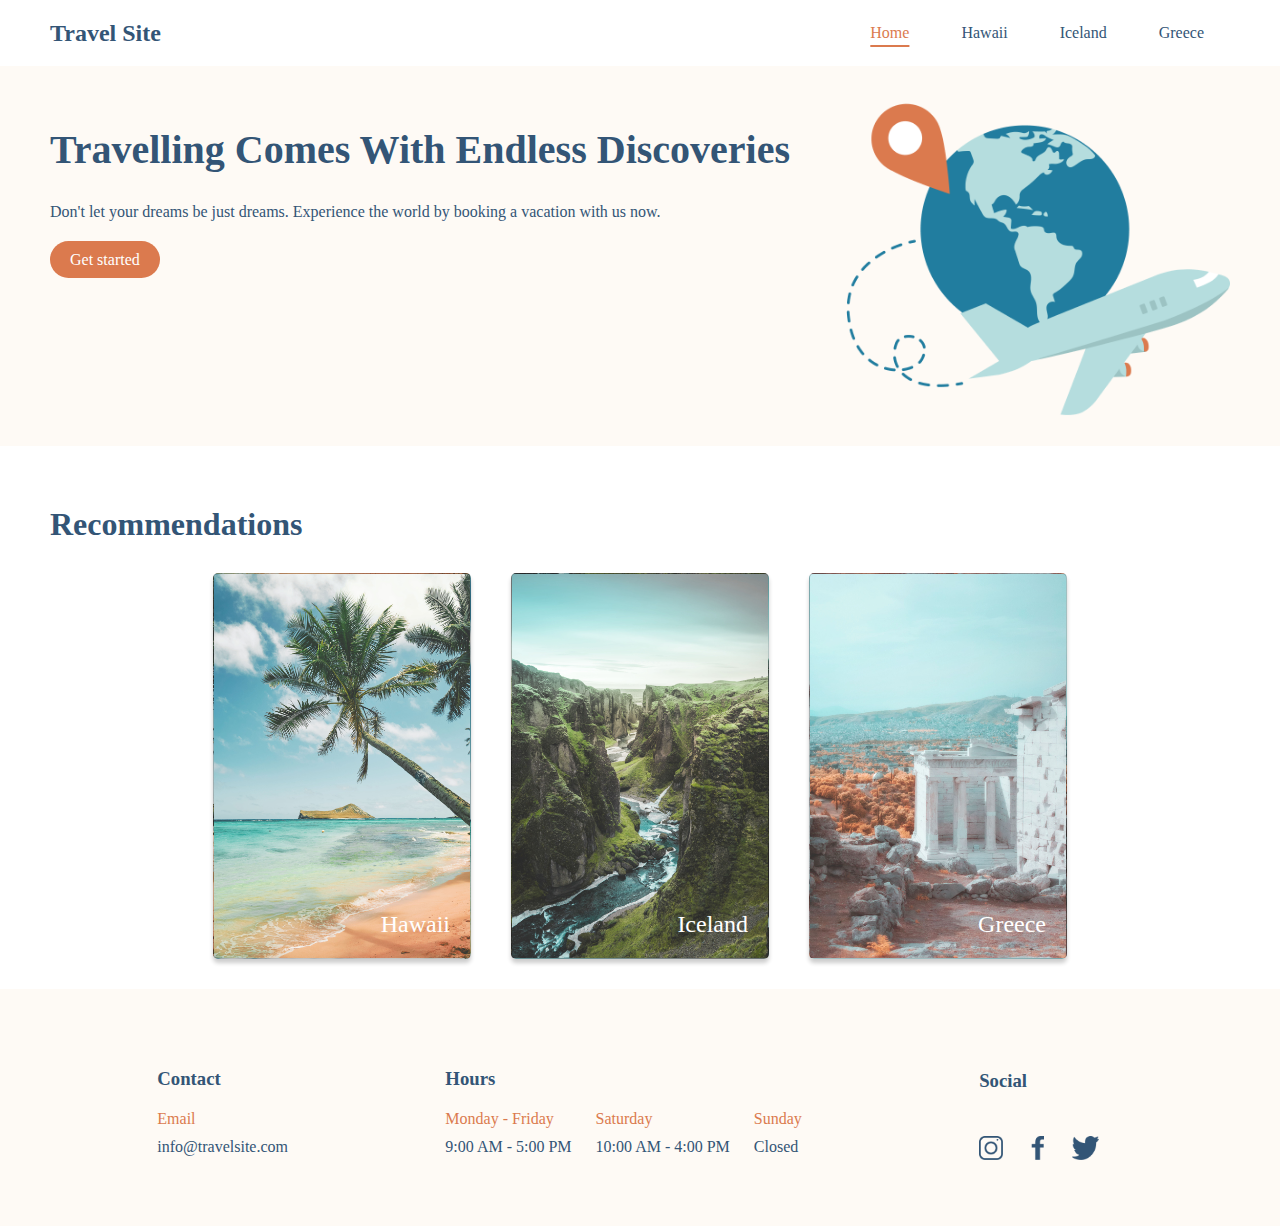
<file: index.html>
<!DOCTYPE html>
<html lang="en">
<head>
    <meta charset="UTF-8">
    <meta name="viewport" content="width=device-width, initial-scale=1.0">
    <title>Travel Site</title>
    <link rel="stylesheet" href="css/global.css">
    <link rel="stylesheet" href="css/main.css">
</head>
<body>
    <header class="navbar">
        <h2 class="logo">
            <a href="index.html">Travel Site</a>
        </h2>
        <nav>
            <ul>
                <li><a href="index.html" class="navbar--active">Home</a></li>
                <li><a href="pages/hawaii.html">Hawaii</a></li>
                <li><a href="pages/iceland.html">Iceland</a></li>
                <li><a href="pages/greece.html">Greece</a></li>
            </ul>
        </nav>
    </header>

    <main>
        <section class="hero">
            <div class="hero-content">
                <h1>Travelling Comes With Endless Discoveries</h1>
                <p>Don't let your dreams be just dreams. Experience the world by booking a vacation with us now.</p>
                <a href="" class="btn__start">Get started</a>
            </div>
            <img src="assets/images/hero.png" alt="Travel Hero Image">
        </section>

        <section class="recommendations">
            <h2 class="recommendations__title">Recommendations</h2>
            <div class="recommendation__cards">
                <a href="./pages/hawaii.html">
                    <div class="card" style="background-image: url('assets/images/hawaii.jpg');">
                        <div class="destination__name">Hawaii</div>
                    </div>
                </a>
                <a href="./pages/iceland.html">
                    <div class="card" style="background-image: url('assets/images/iceland.jpg');">
                        <div class="destination__name">Iceland</div>
                    </div>
                </a>
                <a href="./pages/greece.html">
                    <div class="card" style="background-image: url('assets/images/greece.jpg');">
                        <div class="destination__name">Greece</div>
                    </div>
                </a>
            </div>
        </section>
    </main>

    <footer>
        <div class="footer__section">
            <h3>Contact</h3>
            <div class="footer__subtitle">
                Email
            </div>
            <div class="footer-text">
                <p>info@travelsite.com</p>
            </div>
        </div>
        <div class="footer__section">
            <h3>Hours</h3>
            <div class="footer__hours">
                <div class="footer__subtitle">
                    Monday - Friday
                </div>
                <div class="footer-text">
                    <p>9:00 AM - 5:00 PM</p>
                </div>
            </div>
            <div class="footer__hours">
                <div class="footer__subtitle">
                    Saturday
                </div>
                <div class="footer-text">
                    <p>10:00 AM - 4:00 PM</p>
                </div>
            </div>
            <div class="footer__hours">
                <div class="footer__subtitle">
                    Sunday
                </div>
                <div class="footer-text">
                    <p>Closed</p>
                </div>
            </div>
        </div>
        <div class="footer__section">
            <h3>Social</h3>
            <a href="https://instagram.com"><img src="./assets/icons/icon-instagram.png" alt="Instagram"></a>
            <a href="https://facebook.com"><img src="./assets/icons/icon-facebook.png" alt="Facebook"></a>
            <a href="https://twitter.com"><img src="./assets/icons/icon-twitter.png" alt="Twitter"></a>
        </div>
    </footer>
</body>
</html>
</file>
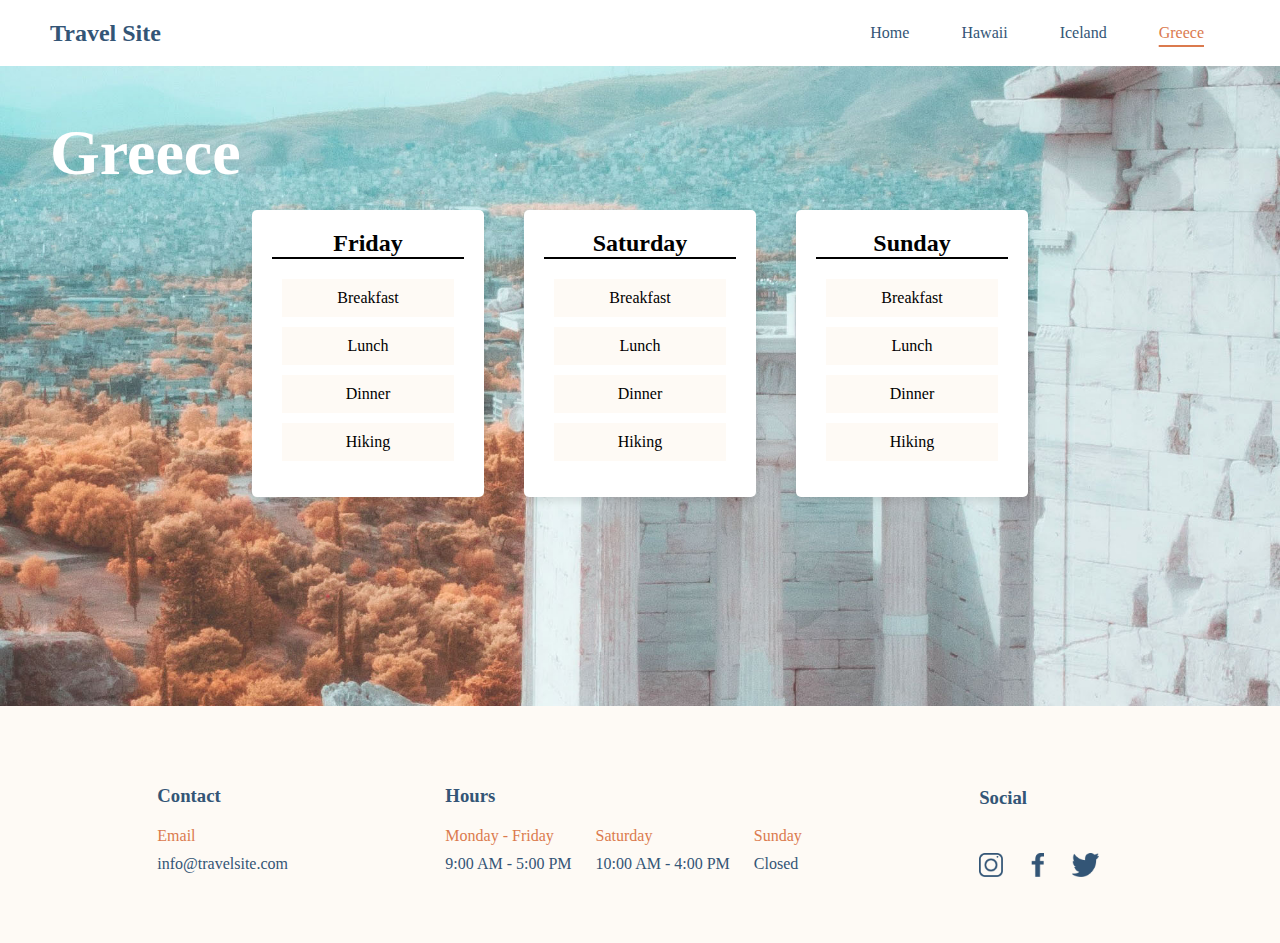
<file: pages/greece.html>
<!DOCTYPE html>
<html lang="en">
<head>
    <meta charset="UTF-8">
    <meta name="viewport" content="width=device-width, initial-scale=1.0">
    <title>Greece - Travel Site</title>
    <link rel="stylesheet" href="../css/global.css">
    <link rel="stylesheet" href="../css/destinations.css">
</head>
<body>
    <header class="navbar">
        <h2 class="logo">
            <a href="../index.html">Travel Site</a>
        </h2>
        <nav>
            <ul>
                <li><a href="../index.html">Home</a></li>
                <li><a href="../pages/hawaii.html">Hawaii</a></li>
                <li><a href="../pages/iceland.html">Iceland</a></li>
                <li><a href="../pages/greece.html" class="navbar--active">Greece</a></li>
            </ul>
        </nav>
    </header>

    <main class="destination" style="background-image: url('../assets/images/greece.jpg');">
        <h1 class="destination__title">Greece</h1>
        <section class="itinerary">
            <div class="day">
                <h2>Friday</h2>
                <ul>
                    <li>Breakfast</li>
                    <li>Lunch</li>
                    <li>Dinner</li>
                    <li>Hiking</li>
                </ul>
            </div>
            <div class="day">
                <h2>Saturday</h2>
                <ul>
                    <li>Breakfast</li>
                    <li>Lunch</li>
                    <li>Dinner</li>
                    <li>Hiking</li>
                </ul>
            </div>
            <div class="day">
                <h2>Sunday</h2>
                <ul>
                    <li>Breakfast</li>
                    <li>Lunch</li>
                    <li>Dinner</li>
                    <li>Hiking</li>
                </ul>
            </div>
        </section>
    </main>
    <footer>
        <div class="footer__section">
            <h3>Contact</h3>
            <div class="footer__subtitle">
                Email
            </div>
            <div class="footer-text">
                <p>info@travelsite.com</p>
            </div>
        </div>
        <div class="footer__section">
            <h3>Hours</h3>
            <div class="footer__hours">
                <div class="footer__subtitle">
                    Monday - Friday
                </div>
                <div class="footer-text">
                    <p>9:00 AM - 5:00 PM</p>
                </div>
            </div>
            <div class="footer__hours">
                <div class="footer__subtitle">
                    Saturday
                </div>
                <div class="footer-text">
                    <p>10:00 AM - 4:00 PM</p>
                </div>
            </div>
            <div class="footer__hours">
                <div class="footer__subtitle">
                    Sunday
                </div>
                <div class="footer-text">
                    <p>Closed</p>
                </div>
            </div>
        </div>
        <div class="footer__section">
            <h3>Social</h3>
            <a href="https://instagram.com"><img src="../assets/icons/icon-instagram.png" alt="Instagram"></a>
            <a href="https://facebook.com"><img src="../assets/icons/icon-facebook.png" alt="Facebook"></a>
            <a href="https://twitter.com"><img src="../assets/icons/icon-twitter.png" alt="Twitter"></a>
        </div>
    </footer>
</body>
</html>
</file>
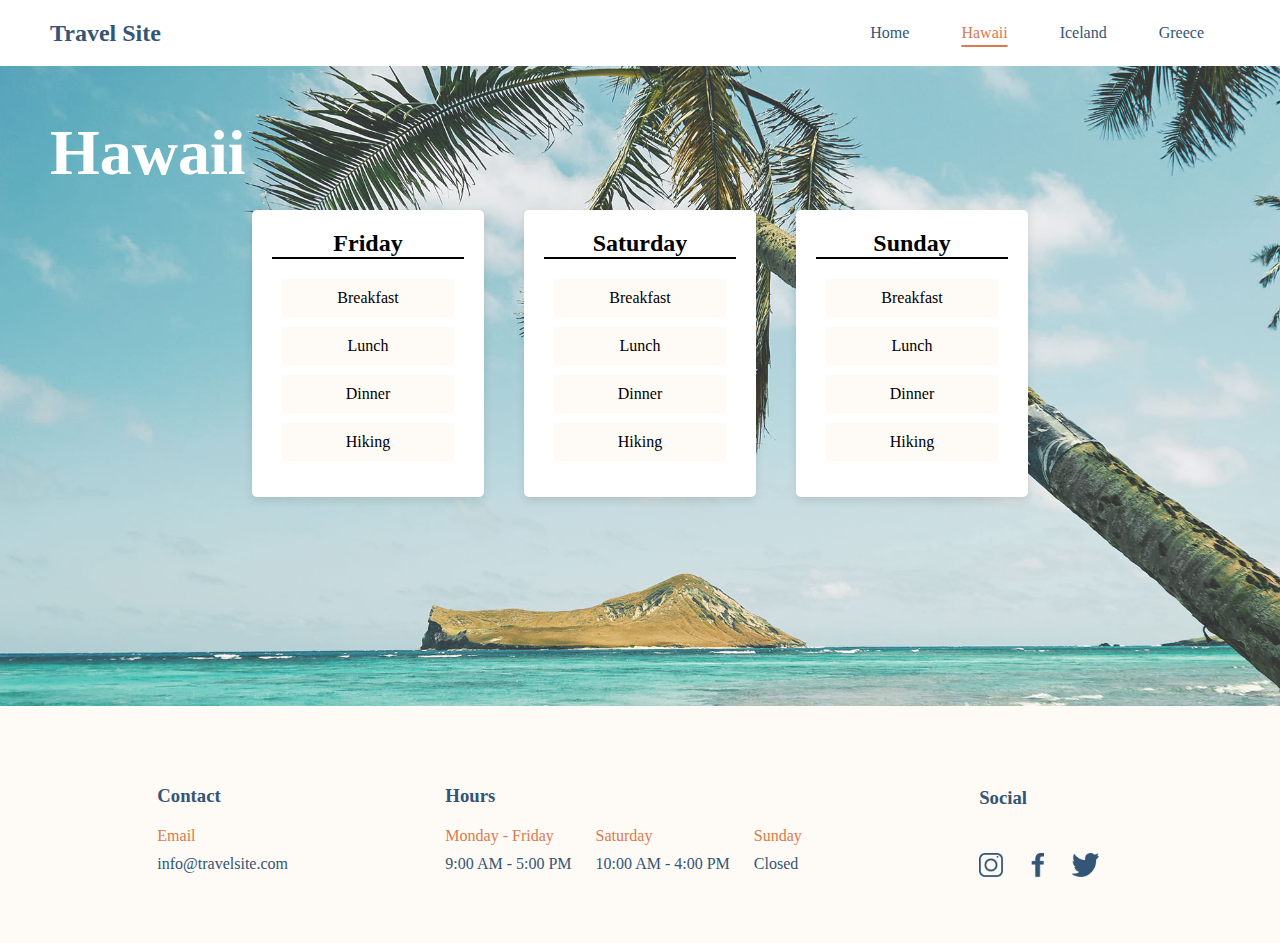
<file: pages/hawaii.html>
<!DOCTYPE html>
<html lang="en">
<head>
    <meta charset="UTF-8">
    <meta name="viewport" content="width=device-width, initial-scale=1.0">
    <title>Hawaii - Travel Site</title>
    <link rel="stylesheet" href="../css/global.css">
    <link rel="stylesheet" href="../css/destinations.css">
</head>
<body>
    <header class="navbar">
        <h2 class="logo">
            <a href="../index.html">Travel Site</a>
        </h2>
        <nav>
            <ul>
                <li><a href="../index.html">Home</a></li>
                <li><a href="../pages/hawaii.html" class="navbar--active">Hawaii</a></li>
                <li><a href="../pages/iceland.html">Iceland</a></li>
                <li><a href="../pages/greece.html">Greece</a></li>
            </ul>
        </nav>
    </header>

    <main class="destination" style="background-image: url('../assets/images/hawaii.jpg');">
        <h1 class="destination__title">Hawaii</h1>
        <section class="itinerary">
            <div class="day">
                <h2>Friday</h2>
                <ul>
                    <li>Breakfast</li>
                    <li>Lunch</li>
                    <li>Dinner</li>
                    <li>Hiking</li>
                </ul>
            </div>
            <div class="day">
                <h2>Saturday</h2>
                <ul>
                    <li>Breakfast</li>
                    <li>Lunch</li>
                    <li>Dinner</li>
                    <li>Hiking</li>
                </ul>
            </div>
            <div class="day">
                <h2>Sunday</h2>
                <ul>
                    <li>Breakfast</li>
                    <li>Lunch</li>
                    <li>Dinner</li>
                    <li>Hiking</li>
                </ul>
            </div>
        </section>
    </main>
    <footer>
        <div class="footer__section">
            <h3>Contact</h3>
            <div class="footer__subtitle">
                Email
            </div>
            <div class="footer-text">
                <p>info@travelsite.com</p>
            </div>
        </div>
        <div class="footer__section">
            <h3>Hours</h3>
            <div class="footer__hours">
                <div class="footer__subtitle">
                    Monday - Friday
                </div>
                <div class="footer-text">
                    <p>9:00 AM - 5:00 PM</p>
                </div>
            </div>
            <div class="footer__hours">
                <div class="footer__subtitle">
                    Saturday
                </div>
                <div class="footer-text">
                    <p>10:00 AM - 4:00 PM</p>
                </div>
            </div>
            <div class="footer__hours">
                <div class="footer__subtitle">
                    Sunday
                </div>
                <div class="footer-text">
                    <p>Closed</p>
                </div>
            </div>
        </div>
        <div class="footer__section">
            <h3>Social</h3>
            <a href="https://instagram.com"><img src="../assets/icons/icon-instagram.png" alt="Instagram"></a>
            <a href="https://facebook.com"><img src="../assets/icons/icon-facebook.png" alt="Facebook"></a>
            <a href="https://twitter.com"><img src="../assets/icons/icon-twitter.png" alt="Twitter"></a>
        </div>
    </footer>
</body>
</html>
</file>
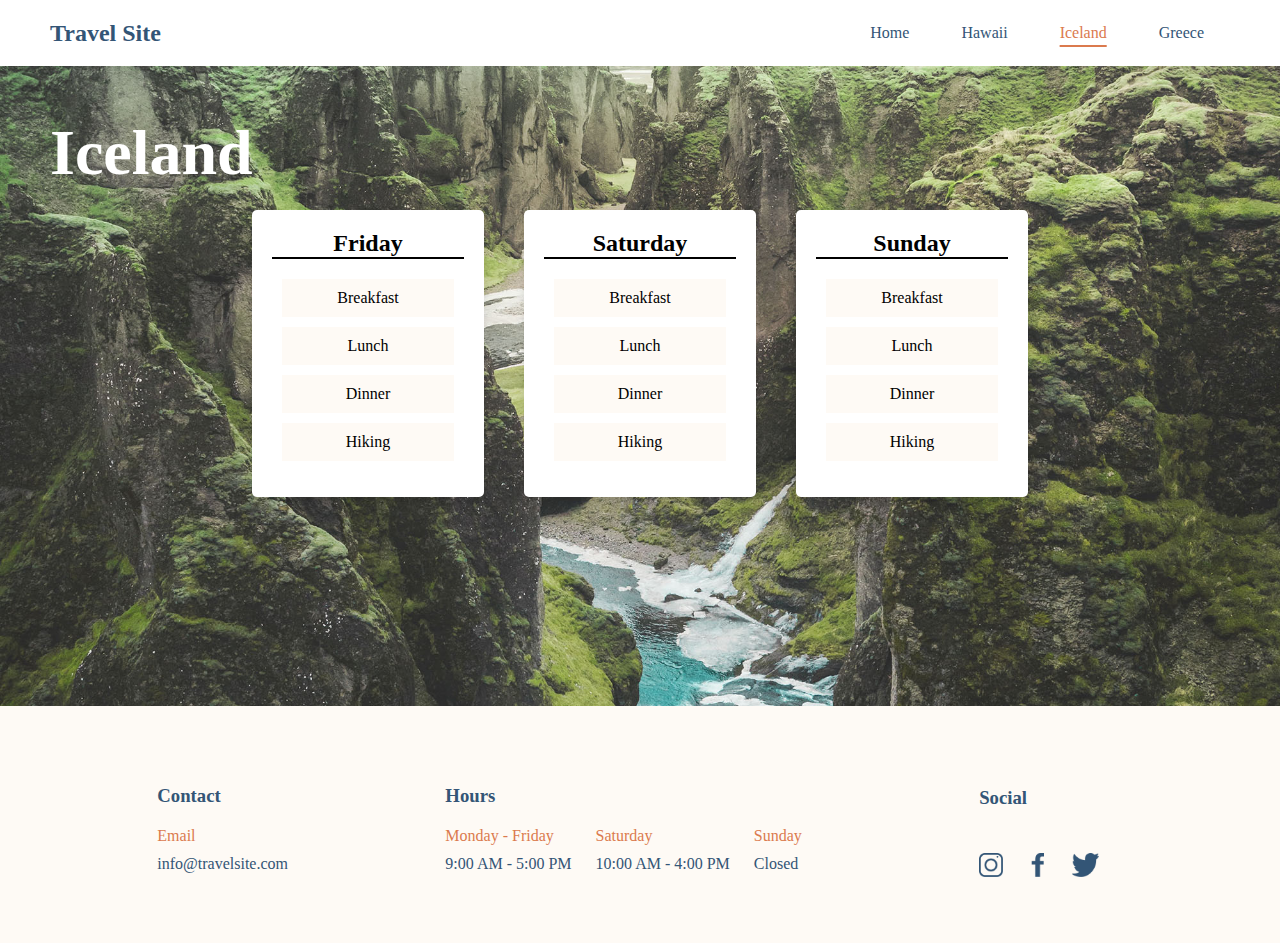
<file: pages/iceland.html>
<!DOCTYPE html>
<html lang="en">
<head>
    <meta charset="UTF-8">
    <meta name="viewport" content="width=device-width, initial-scale=1.0">
    <title>Iceland - Travel Site</title>
    <link rel="stylesheet" href="../css/global.css">
    <link rel="stylesheet" href="../css/destinations.css">
</head>
<body>
    <header class="navbar">
        <h2 class="logo">
            <a href="../index.html">Travel Site</a>
        </h2>
        <nav>
            <ul>
                <li><a href="../index.html">Home</a></li>
                <li><a href="../pages/hawaii.html">Hawaii</a></li>
                <li><a href="../pages/iceland.html" class="navbar--active">Iceland</a></li>
                <li><a href="../pages/greece.html">Greece</a></li>
            </ul>
        </nav>
    </header>

    <main class="destination" style="background-image: url('../assets/images/iceland.jpg');">
        <h1 class="destination__title">Iceland</h1>
        <section class="itinerary">
            <div class="day">
                <h2>Friday</h2>
                <ul>
                    <li>Breakfast</li>
                    <li>Lunch</li>
                    <li>Dinner</li>
                    <li>Hiking</li>
                </ul>
            </div>
            <div class="day">
                <h2>Saturday</h2>
                <ul>
                    <li>Breakfast</li>
                    <li>Lunch</li>
                    <li>Dinner</li>
                    <li>Hiking</li>
                </ul>
            </div>
            <div class="day">
                <h2>Sunday</h2>
                <ul>
                    <li>Breakfast</li>
                    <li>Lunch</li>
                    <li>Dinner</li>
                    <li>Hiking</li>
                </ul>
            </div>
        </section>
    </main>
    <footer>
        <div class="footer__section">
            <h3>Contact</h3>
            <div class="footer__subtitle">
                Email
            </div>
            <div class="footer-text">
                <p>info@travelsite.com</p>
            </div>
        </div>
        <div class="footer__section">
            <h3>Hours</h3>
            <div class="footer__hours">
                <div class="footer__subtitle">
                    Monday - Friday
                </div>
                <div class="footer-text">
                    <p>9:00 AM - 5:00 PM</p>
                </div>
            </div>
            <div class="footer__hours">
                <div class="footer__subtitle">
                    Saturday
                </div>
                <div class="footer-text">
                    <p>10:00 AM - 4:00 PM</p>
                </div>
            </div>
            <div class="footer__hours">
                <div class="footer__subtitle">
                    Sunday
                </div>
                <div class="footer-text">
                    <p>Closed</p>
                </div>
            </div>
        </div>
        <div class="footer__section">
            <h3>Social</h3>
            <a href="https://instagram.com"><img src="../assets/icons/icon-instagram.png" alt="Instagram"></a>
            <a href="https://facebook.com"><img src="../assets/icons/icon-facebook.png" alt="Facebook"></a>
            <a href="https://twitter.com"><img src="../assets/icons/icon-twitter.png" alt="Twitter"></a>
        </div>
    </footer>
</body>
</html>
</file>
<file: css/global.css>
/* Global Styles */
body, html, h1, h2 {
    margin: 0;
    padding: 0;
    font-family: Verdana;
}

.navbar {
    display: flex;
    justify-content: space-between;
    padding: 10px 50px;
    align-items: center;
    background-color: #FFFFFF;
}

.logo {
    font-size: 24px;
    color: #335576;
}

.navbar .logo a {
    text-decoration: none;
    color: inherit;
}

.navbar ul {
    list-style-type: none;
    margin: 0;
    padding: 0;
    display: flex;
}

.navbar li {
    padding: 0 10px;
}

.navbar li a {
    display: block;
    color: #335576;
    text-align: center;
    padding: 14px 16px;
    text-decoration: none;
    transition: color 0.3s;
    text-underline-offset: 1ex;
    &.navbar--active {
        color: #DB7A4E;
        text-decoration: underline;
        text-decoration-thickness: 0.3ex;
    }
}

.navbar li a:hover {
    color: #DB7A4E;
}

/* Footer styling */
footer {
    background-color: #FEFAF5;
    padding: 40px 0;
    display: flex;
    justify-content: space-evenly;
    align-items: center;
    flex-wrap: wrap;
}

.footer__section {
    margin: 20px 0;
}

.footer__hours {
    display: inline-block;
    padding-right: 20px;
}

.footer__subtitle {
    color: #DB7A4E;
}

.footer__section h3 {
    color: #335576;
    margin-bottom: 20px;
}

.footer__section p {
    color: #335576;
    margin: 10px 0;
}

.footer__section a img {
    height: 24px;
    margin: 1.5em 1.5em 0 0;
}
</file>
<file: css/main.css>
/* main.css */
section {
    padding: 30px 50px;
}

.hero {
    background-color: #FEFAF5;
    display: flex;
    justify-content: space-between;
}

.hero h1 {
    color: #335576;
    margin: 30px 0;
    font-size: 2.5em;
}

.hero p {
    color: #335576;
    margin: 30px 0;
}

.hero img {
    width: 30vw;
    height: 25vw;
}

.btn__start {
    background-color: #DB7A4E;
    color: white;
    padding: 10px 20px;
    text-decoration: none;
    border-radius: 25px;
}

.recommendations__title {
    font-size: 2em;
    margin: 30px 0;
    color: #335576;
}

.recommendation__cards {
    display: flex;
    justify-content: center;
    a {
        margin: 0 20px;
    }
}

.card {
    width: 20vw;
    height: 30vw;
    background-size: cover;
    background-position: center;
    position: relative;
    border-radius: 5px;
    border: 1px solid rgba(0, 0, 0, 0.2);
    box-shadow: 0 4px 4px rgba(0, 0, 0, 0.2);
}

.card .destination__name {
    position: absolute;
    bottom: 20px;
    right: 20px;
    color: white;
    font-size: 1.5em;
}
</file>
<file: css/destinations.css>
.destination {
    background-size: cover;
    background-position: center;
    height: 60vh;
    padding: 50px;
}

.destination__title {
    font-size: 4em;
    color: white;
}

.itinerary {
    display: flex;
    justify-content: center;
    text-align: center;
}

.itinerary .day {
    background: white;
    margin: 20px;
    padding: 20px;
    width: 15vw;
    box-shadow: 0 4px 8px rgba(0,0,0,0.1);
    border-radius: 5px;
}

.itinerary h2 {
    font-size: 1.5em;
    margin-bottom: 20px;
    border-bottom: 0.25ex solid;
}

.itinerary ul {
    list-style: none;
    padding: 0;
}

.itinerary li {
    margin: 10px;
    padding: 10px;
    background-color: #FEFAF5;
}
</file>
